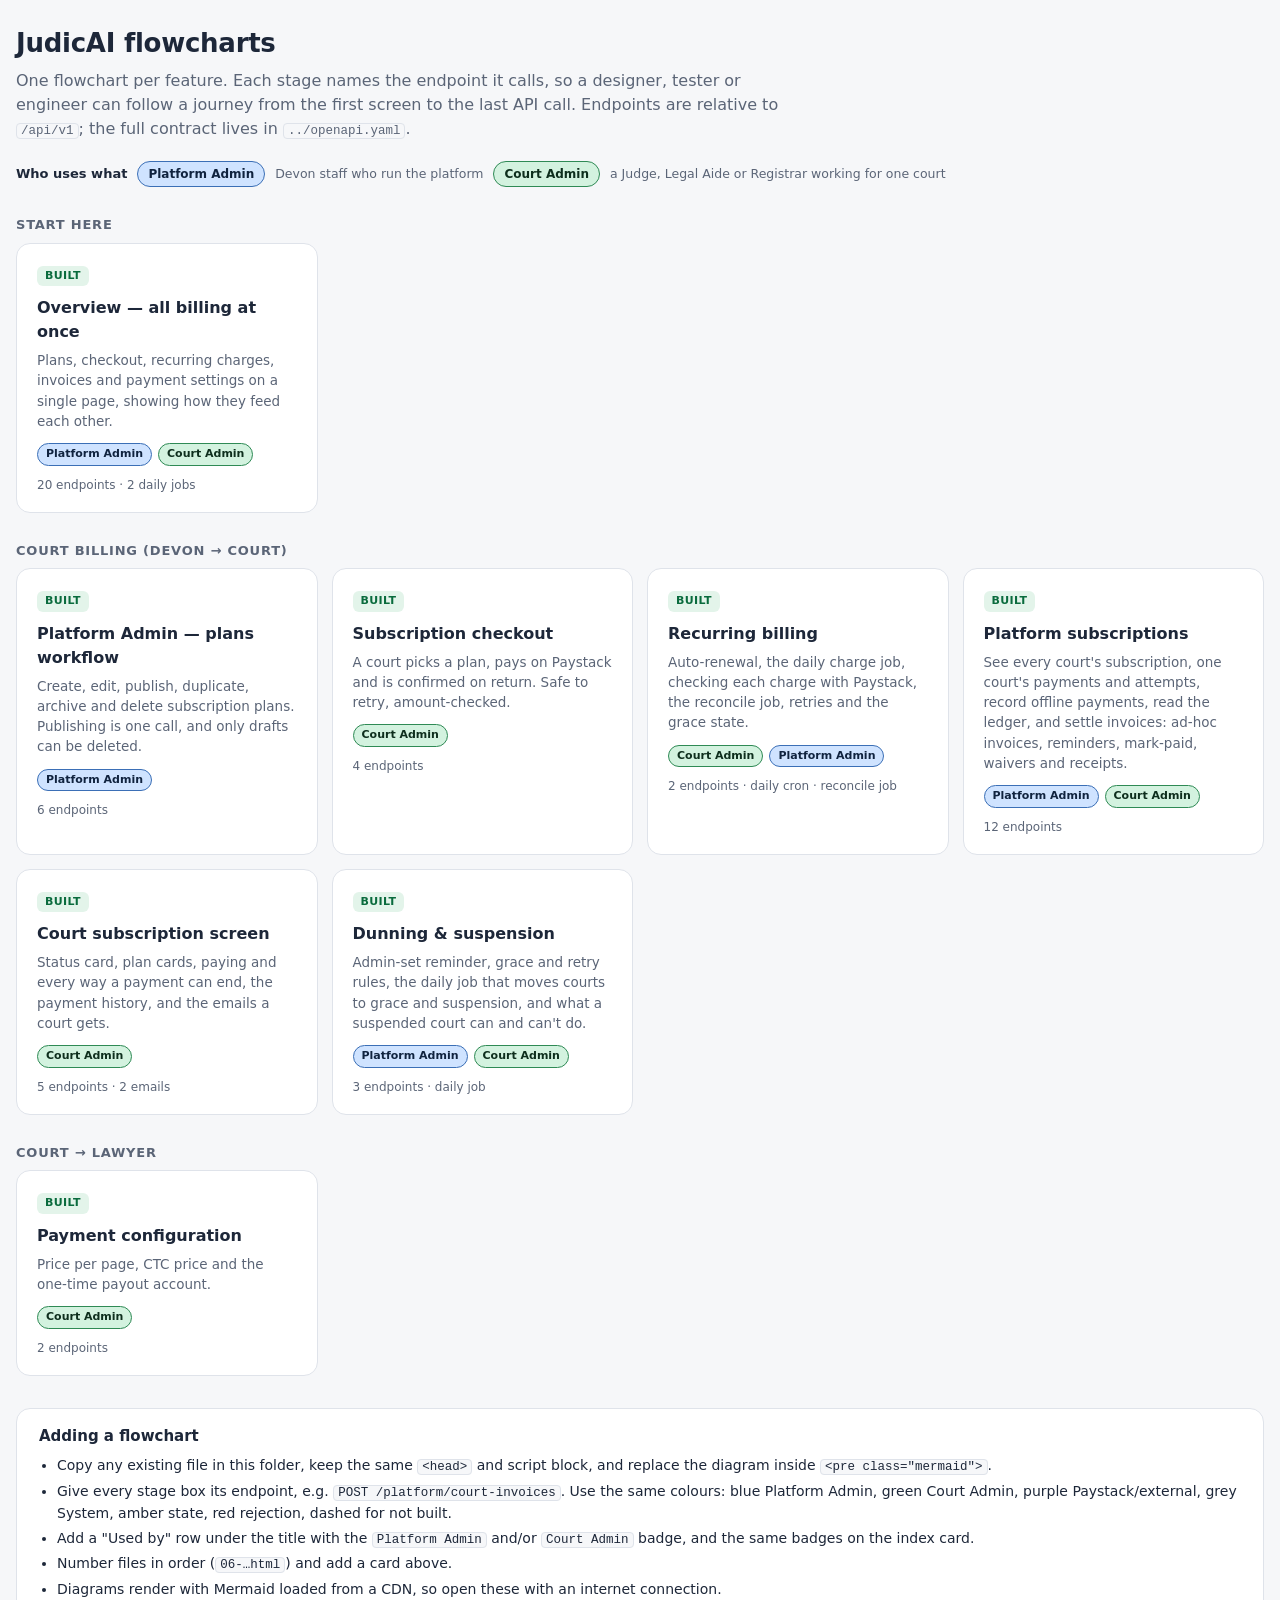
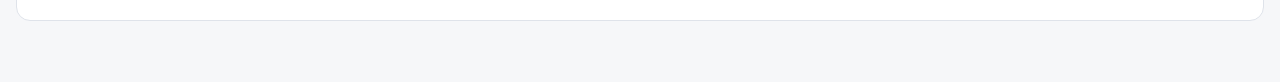
<file: flow/index.html>
<!DOCTYPE html>
<html lang="en">
<head>
<meta charset="utf-8">
<meta name="viewport" content="width=device-width, initial-scale=1">
<title>JudicAI Flowcharts</title>
<link rel="stylesheet" href="style.css">
</head>
<body>
<div class="wrap">
  <h1>JudicAI flowcharts</h1>
  <p class="sub">One flowchart per feature. Each stage names the endpoint it calls, so a designer, tester or engineer can follow a journey from the first screen to the last API call. Endpoints are relative to <code>/api/v1</code>; the full contract lives in <code>../openapi.yaml</code>.</p>

  <div class="audience" style="margin-top:4px"><span class="label">Who uses what</span> <span class="aud admin">Platform Admin</span><span class="aud-role">Devon staff who run the platform</span> <span class="aud court">Court Admin</span><span class="aud-role">a Judge, Legal Aide or Registrar working for one court</span></div>

  <h2 class="section-title">Start here</h2>
  <div class="grid">
    <a class="card" href="00-overview.html">
      <span class="chip built">BUILT</span>
      <h3>Overview — all billing at once</h3>
      <p>Plans, checkout, recurring charges, invoices and payment settings on a single page, showing how they feed each other.</p>
      <div class="aud-row"><span class="aud admin">Platform Admin</span><span class="aud court">Court Admin</span></div>
      <div class="meta">20 endpoints · 2 daily jobs</div>
    </a>
  </div>

  <h2 class="section-title">Court billing (Devon → Court)</h2>
  <div class="grid">
    <a class="card" href="01-platform-admin-plans-workflow.html">
      <span class="chip built">BUILT</span>
      <h3>Platform Admin — plans workflow</h3>
      <p>Create, edit, publish, duplicate, archive and delete subscription plans. Publishing is one call, and only drafts can be deleted.</p>
      <div class="aud-row"><span class="aud admin">Platform Admin</span></div>
      <div class="meta">6 endpoints</div>
    </a>
    <a class="card" href="02-court-checkout.html">
      <span class="chip built">BUILT</span>
      <h3>Subscription checkout</h3>
      <p>A court picks a plan, pays on Paystack and is confirmed on return. Safe to retry, amount-checked.</p>
      <div class="aud-row"><span class="aud court">Court Admin</span></div>
      <div class="meta">4 endpoints </div>
    </a>
    <a class="card" href="03-recurring.html">
      <span class="chip built">BUILT</span>
      <h3>Recurring billing</h3>
      <p>Auto-renewal, the daily charge job, checking each charge with Paystack, the reconcile job, retries and the grace state.</p>
      <div class="aud-row"><span class="aud court">Court Admin</span><span class="aud admin">Platform Admin</span></div>
      <div class="meta">2 endpoints · daily cron · reconcile job</div>
    </a>
    <a class="card" href="04-platform-subscriptions.html">
      <span class="chip built">BUILT</span>
      <h3>Platform subscriptions</h3>
      <p>See every court's subscription, one court's payments and attempts, record offline payments, read the ledger, and settle invoices: ad-hoc invoices, reminders, mark-paid, waivers and receipts.</p>
      <div class="aud-row"><span class="aud admin">Platform Admin</span><span class="aud court">Court Admin</span></div>
      <div class="meta">12 endpoints </div>
    </a>
    <a class="card" href="07-court-subscription-screen.html">
      <span class="chip built">BUILT</span>
      <h3>Court subscription screen</h3>
      <p>Status card, plan cards, paying and every way a payment can end, the payment history, and the emails a court gets.</p>
      <div class="aud-row"><span class="aud court">Court Admin</span></div>
      <div class="meta">5 endpoints · 2 emails</div>
    </a>
    <a class="card" href="06-dunning-suspension.html">
      <span class="chip built">BUILT</span>
      <h3>Dunning &amp; suspension</h3>
      <p>Admin-set reminder, grace and retry rules, the daily job that moves courts to grace and suspension, and what a suspended court can and can't do.</p>
      <div class="aud-row"><span class="aud admin">Platform Admin</span><span class="aud court">Court Admin</span></div>
      <div class="meta">3 endpoints · daily job</div>
    </a>
  </div>

  <h2 class="section-title">Court → Lawyer</h2>
  <div class="grid">
    <a class="card" href="05-payment-config.html">
      <span class="chip built">BUILT</span>
      <h3>Payment configuration</h3>
      <p>Price per page, CTC price and the one-time payout account.</p>
      <div class="aud-row"><span class="aud court">Court Admin</span></div>
      <div class="meta">2 endpoints </div>
    </a>
  </div>

  <div class="notes" style="margin-top:32px">
    <h2>Adding a flowchart</h2>
    <ul>
      <li>Copy any existing file in this folder, keep the same <code>&lt;head&gt;</code> and script block, and replace the diagram inside <code>&lt;pre class="mermaid"&gt;</code>.</li>
      <li>Give every stage box its endpoint, e.g. <code>POST /platform/court-invoices</code>. Use the same colours: blue Platform Admin, green Court Admin, purple Paystack/external, grey System, amber state, red rejection, dashed for not built.</li>
      <li>Add a "Used by" row under the title with the <code>Platform Admin</code> and/or <code>Court Admin</code> badge, and the same badges on the index card.</li>
      <li>Number files in order (<code>06-…html</code>) and add a card above.</li>
      <li>Diagrams render with Mermaid loaded from a CDN, so open these with an internet connection.</li>
    </ul>
  </div>
</div>
</body>
</html>
</file>
<file: flow/style.css>
:root {
  --bg: #f6f7f9;
  --surface: #ffffff;
  --text: #1d2739;
  --muted: #5b6577;
  --border: #dfe3ea;
  --accent: #0a6b3d;
  --chip-built: #e3f4ea;
  --chip-built-text: #0a6b3d;
  --chip-planned: #fdf3e3;
  --chip-planned-text: #8a5a08;
}

@media (prefers-color-scheme: dark) {
  :root:not([data-theme="light"]) {
    --bg: #12161d;
    --surface: #1b212b;
    --text: #e7ebf2;
    --muted: #9aa5b8;
    --border: #2b3340;
    --accent: #4cc38a;
    --chip-built: #16382a;
    --chip-built-text: #7fdcae;
    --chip-planned: #3a2e14;
    --chip-planned-text: #f0c36c;
  }
}

* { box-sizing: border-box; }

body {
  margin: 0;
  background: var(--bg);
  color: var(--text);
  font-family: ui-sans-serif, system-ui, -apple-system, "Segoe UI", sans-serif;
  line-height: 1.5;
}

.wrap { max-width: 1280px; margin: 0 auto; padding: 24px 16px 64px; }

.crumb { font-size: 13px; color: var(--muted); margin-bottom: 12px; }
.crumb a { color: var(--accent); text-decoration: none; }
.crumb a:hover { text-decoration: underline; }

h1 { font-size: 26px; margin: 0 0 6px; letter-spacing: -0.01em; }
.sub { color: var(--muted); margin: 0 0 20px; max-width: 78ch; }

.legend {
  display: flex; flex-wrap: wrap; gap: 8px 16px;
  font-size: 12.5px; color: var(--muted); margin-bottom: 16px;
}
.legend span { display: inline-flex; align-items: center; gap: 6px; }
.dot { width: 12px; height: 12px; border-radius: 3px; display: inline-block; border: 1px solid rgba(0,0,0,.15); }
.dot.admin { background: #cfe3ff; }
.dot.court { background: #d3f2df; }
.dot.paystack { background: #e5d9ff; }
.dot.system { background: #e6e8ec; }
.dot.state { background: #ffe9b8; }
.dot.err { background: #ffd5d5; }
.dot.todo { background: transparent; border-style: dashed; }

.canvas {
  background: var(--surface);
  border: 1px solid var(--border);
  border-radius: 14px;
  padding: 20px;
  overflow: auto;
}

.notes {
  margin-top: 20px;
  background: var(--surface);
  border: 1px solid var(--border);
  border-radius: 14px;
  padding: 16px 22px;
  font-size: 14px;
}
.notes h2 { font-size: 15px; margin: 0 0 8px; }
.notes ul { margin: 0; padding-left: 18px; }
.notes li { margin: 4px 0; }
.notes code, .sub code {
  font-family: ui-monospace, SFMono-Regular, Menlo, monospace;
  font-size: 12.5px;
  background: var(--bg);
  border: 1px solid var(--border);
  border-radius: 4px;
  padding: 0 4px;
}

/* index */
.grid {
  display: grid;
  gap: 14px;
  grid-template-columns: repeat(auto-fill, minmax(280px, 1fr));
  margin-top: 8px;
}
.card {
  display: block;
  background: var(--surface);
  border: 1px solid var(--border);
  border-radius: 14px;
  padding: 18px 20px;
  color: inherit;
  text-decoration: none;
}
a.card:hover { border-color: var(--accent); }
.card h3 { margin: 0 0 6px; font-size: 16px; }
.card p { margin: 0 0 12px; color: var(--muted); font-size: 13.5px; }
.card .meta { font-size: 12px; color: var(--muted); }
.card.planned { border-style: dashed; opacity: .8; }
.chip {
  display: inline-block; font-size: 11px; font-weight: 700; letter-spacing: .03em;
  padding: 2px 8px; border-radius: 6px; margin-bottom: 10px;
}
.chip.built { background: var(--chip-built); color: var(--chip-built-text); }
.chip.planned { background: var(--chip-planned); color: var(--chip-planned-text); }
.section-title { font-size: 13px; text-transform: uppercase; letter-spacing: .06em; color: var(--muted); margin: 28px 0 0; }

/* zoom toolbar */
.zoom { display: flex; align-items: center; gap: 6px; margin-bottom: 10px; font-size: 13px; color: var(--muted); }
.zoom button {
  font: inherit; color: var(--text); background: var(--surface);
  border: 1px solid var(--border); border-radius: 8px; padding: 4px 12px; cursor: pointer;
}
.zoom button:hover { border-color: var(--accent); }
.zoom .level { min-width: 44px; text-align: center; }

/* audience badges */
.audience { display: flex; flex-wrap: wrap; align-items: center; gap: 8px 10px; margin: 0 0 14px; font-size: 13px; color: var(--muted); }
.audience .label { font-weight: 600; color: var(--text); }
.aud { display: inline-block; font-size: 12px; font-weight: 700; padding: 3px 10px; border-radius: 999px; border: 1px solid transparent; }
.aud.admin { background: #cfe3ff; color: #10233f; border-color: #3b6fb6; }
.aud.court { background: #d3f2df; color: #0e2e1d; border-color: #2f8a55; }
.aud-role { font-size: 12.5px; }
.aud-row { display: flex; flex-wrap: wrap; gap: 6px; margin-bottom: 10px; }
.aud-row .aud { font-size: 11px; padding: 2px 8px; }
</file>
